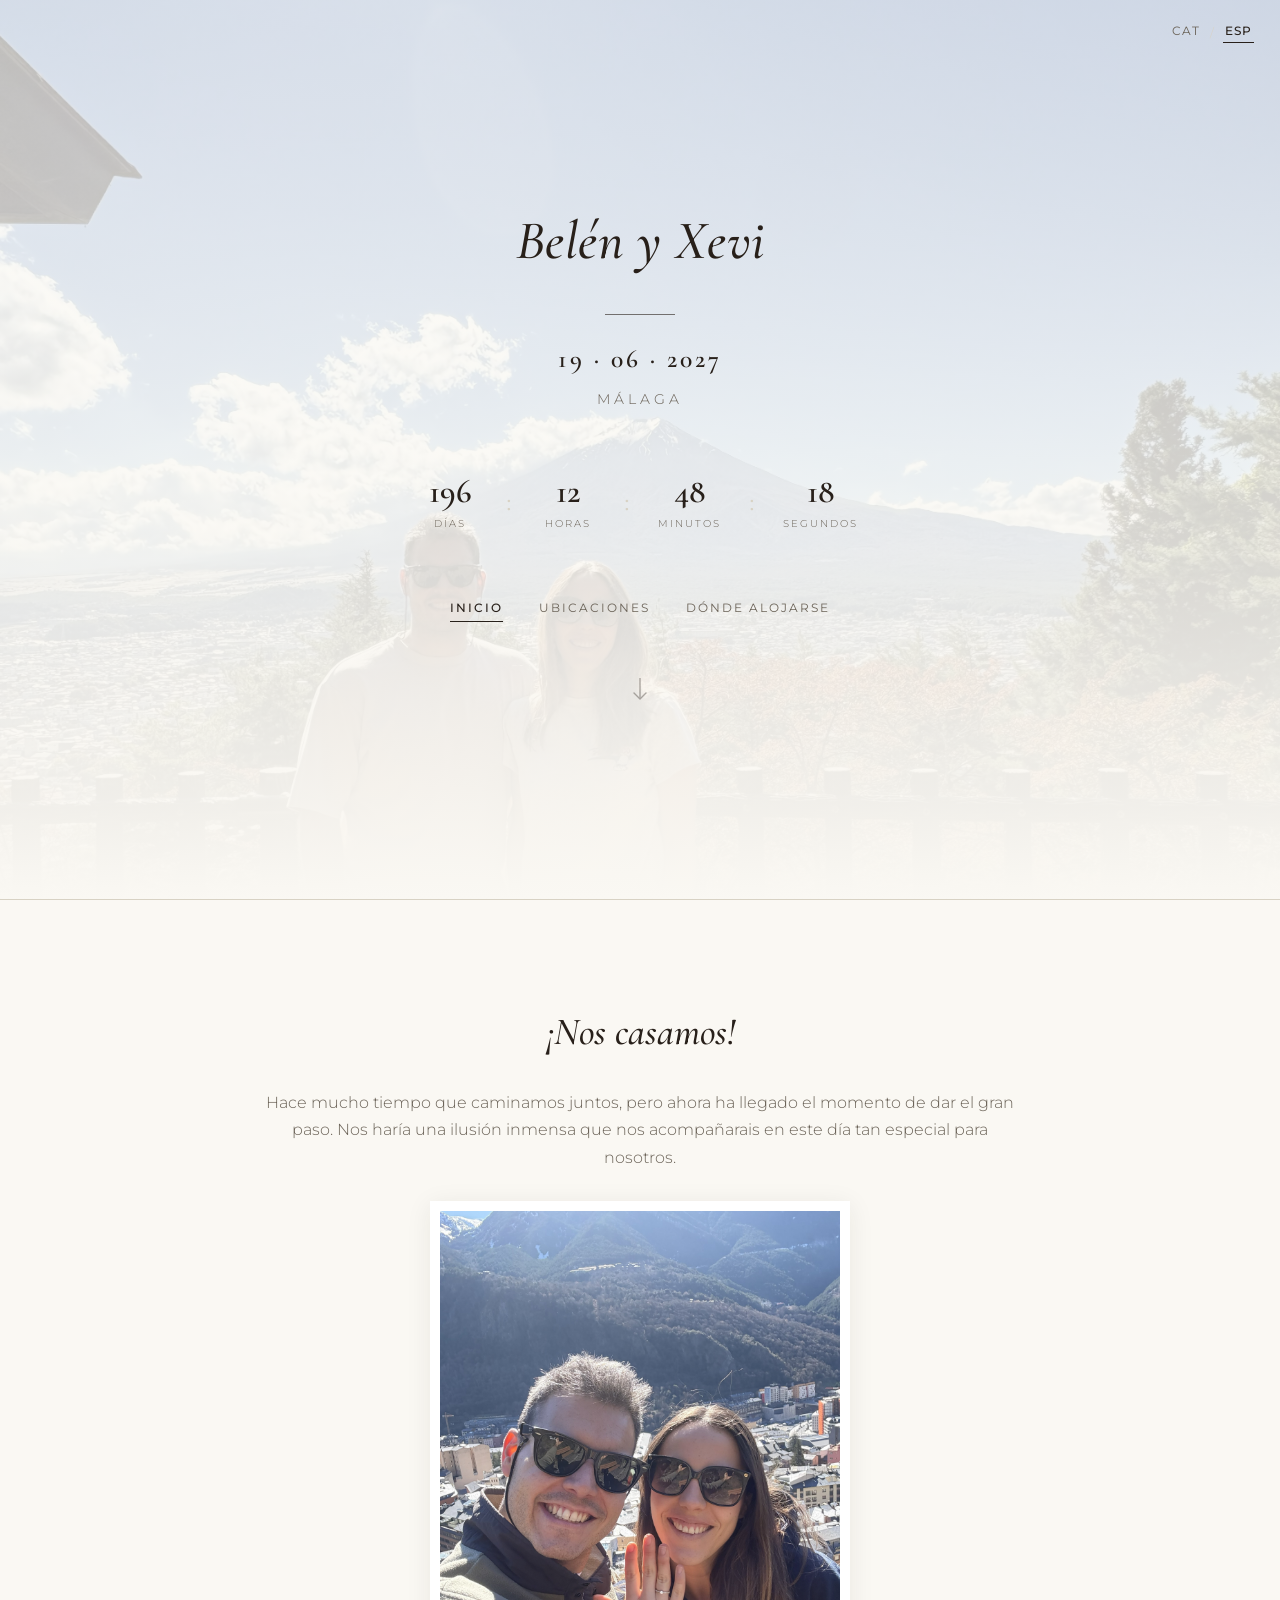
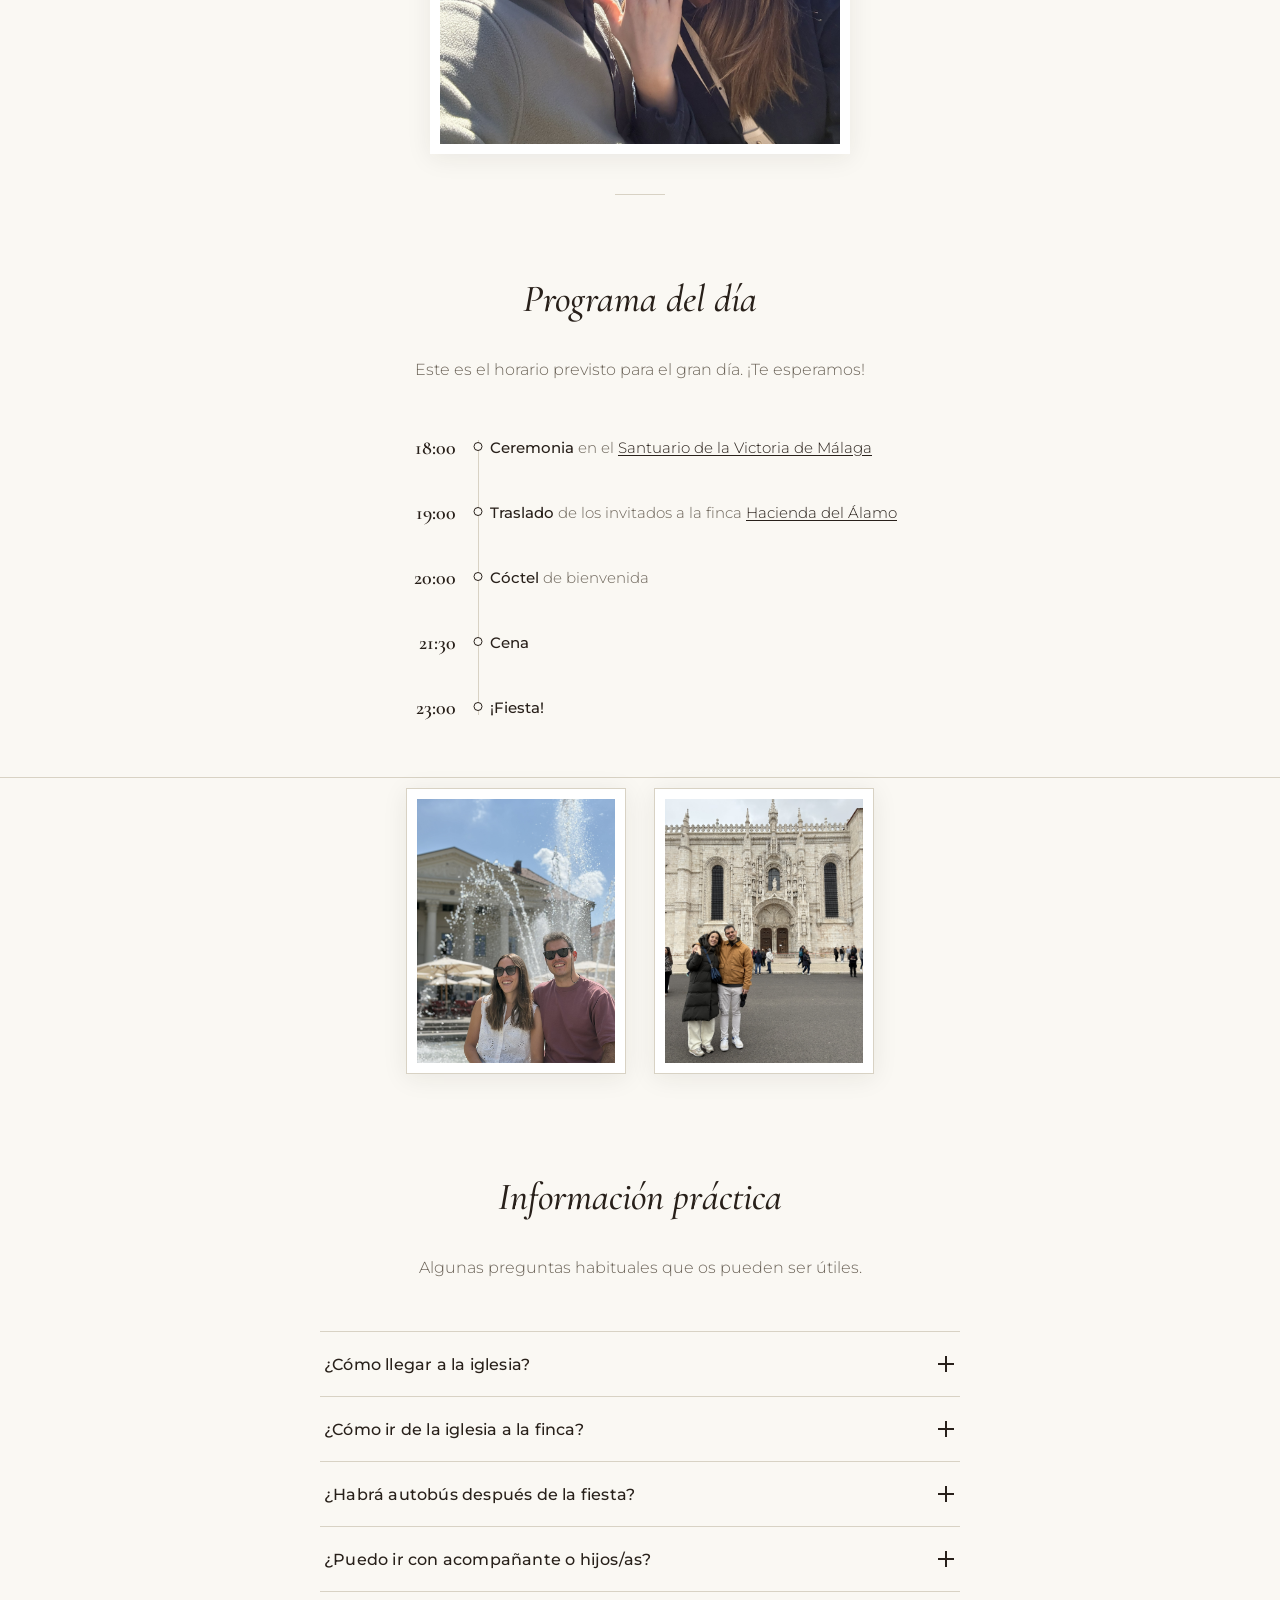
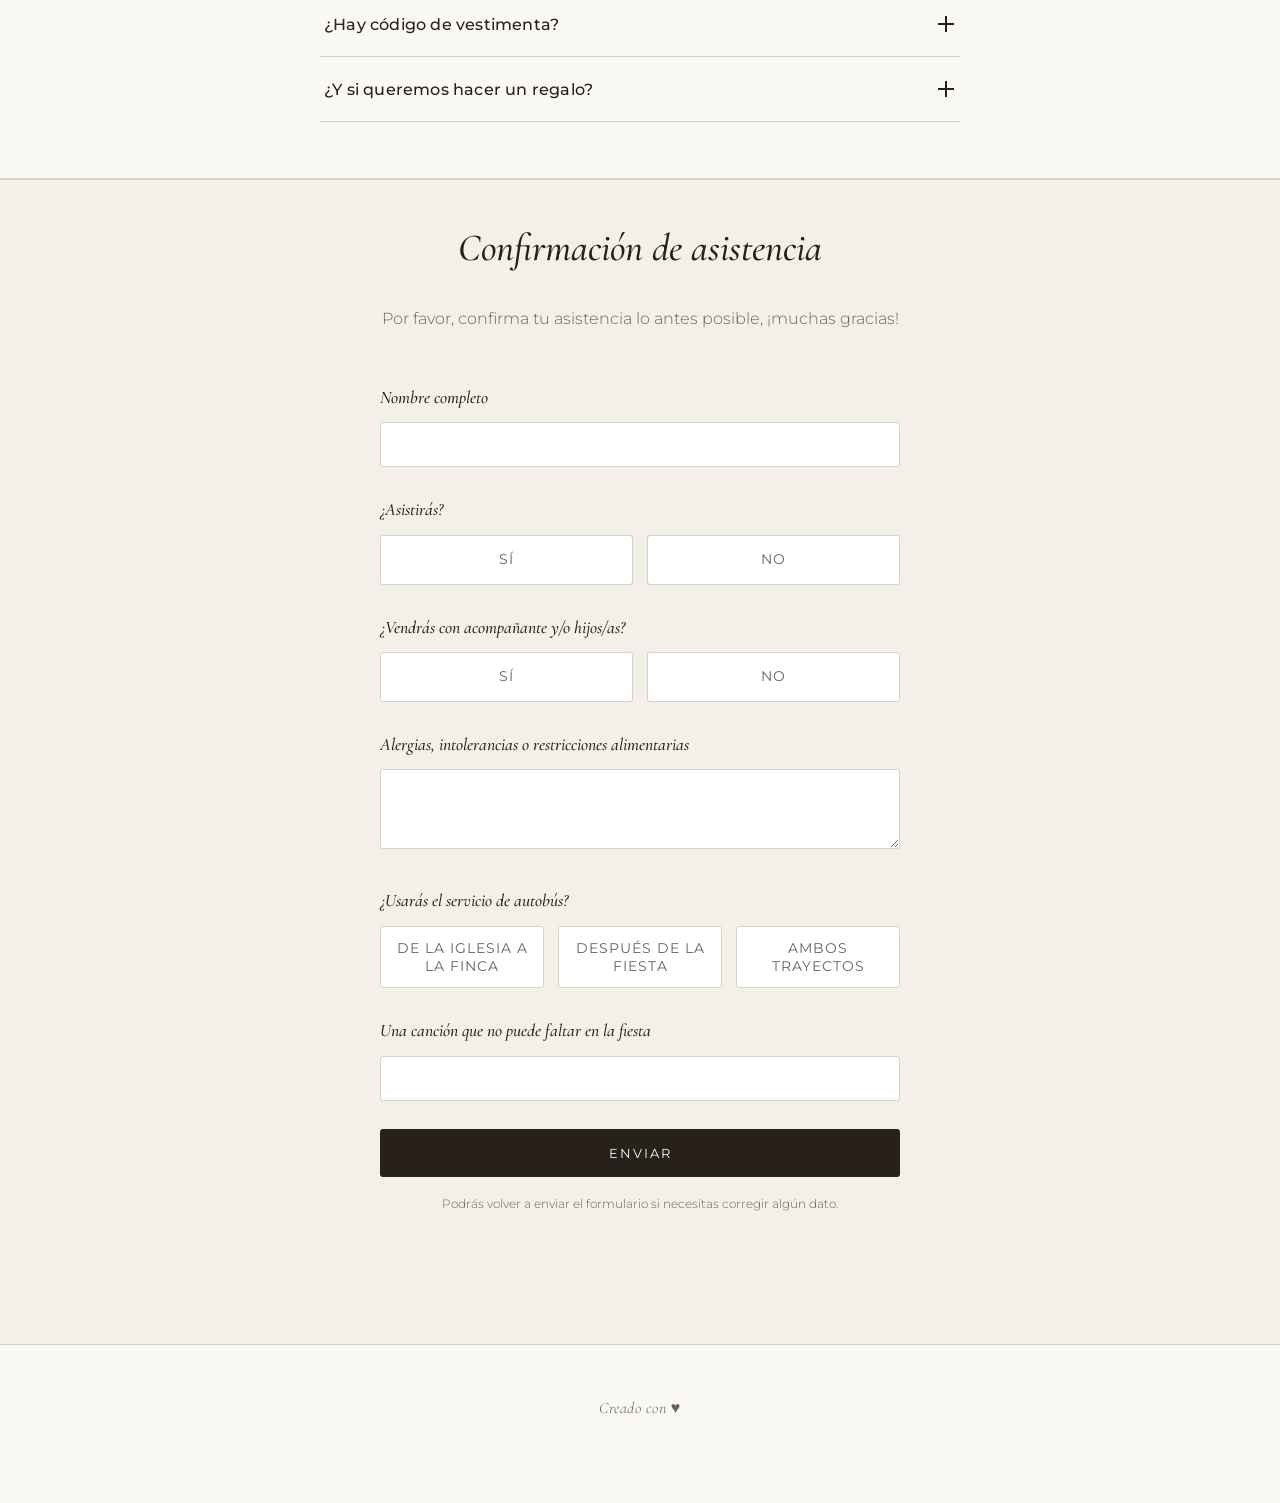
<file: index.html>
<!DOCTYPE html>

<html lang="es">
<head>
<meta charset="utf-8"/>
<meta content="width=device-width, initial-scale=1.0" name="viewport"/>
<title>Belén &amp; Xevi · El nostre casament</title>
<link href="https://fonts.googleapis.com" rel="preconnect"/>
<link crossorigin="" href="https://fonts.gstatic.com" rel="preconnect"/>
<link href="https://fonts.googleapis.com/css2?family=Cormorant+Garamond:ital,wght@0,400;0,500;0,600;1,400;1,500&amp;family=Montserrat:wght@300;400;500&amp;display=swap" rel="stylesheet"/>
<style>
        /* --- ESTILS GENERALS (RESET) --- */
        * {
            margin: 0;
            padding: 0;
            box-sizing: border-box;
        }

        :root {
            --cream: #faf8f3;       /* marc / fons, igual que la postal Save the Date */
            --cream-deep: #f3f0e9;  /* variant lleugerament més fosca per a seccions alternes */
            --ink: #28201a;         /* tinta càlida, gairebé negra */
            --ink-soft: #6b6358;    /* tinta atenuada per a text secundari */
            --line: #d8d2c4;        /* línies i separadors */
        }

        body {
            font-family: 'Montserrat', sans-serif;
            background-color: var(--cream);
            color: var(--ink-soft);
            line-height: 1.7;
            font-weight: 300;
        }

        /* --- SELECTOR D'IDIOMA --- */
        .lang-switch {
            position: fixed;
            top: 22px;
            right: 26px;
            z-index: 160;
            display: flex;
            align-items: center;
            gap: 8px;
            font-family: 'Montserrat', sans-serif;
            font-size: 0.78rem;
            letter-spacing: 1px;
            transform: translateX(0);
            /* Només "right" i "transform" entren en transició: com que "top" mai canvia
               de valor, el moviment resultant és estrictament horitzontal (sense
               desplaçament vertical ni diagonal). */
            transition: right 0.35s ease, transform 0.35s ease;
        }

        .lang-switch button {
            background: none;
            border: none;
            cursor: pointer;
            color: var(--ink-soft);
            font-family: inherit;
            font-size: inherit;
            letter-spacing: inherit;
            /* Sense padding superior, igual que .tabs button, perquè el text quedi
               exactament a la mateixa alçada que els títols de les pestanyes. */
            padding: 0 2px 4px;
            transition: color 0.25s ease;
        }

        .lang-switch button.active {
            color: var(--ink);
            font-weight: 500;
            border-bottom: 1px solid var(--ink);
        }

        .lang-switch button:hover {
            color: var(--ink);
        }

        .lang-switch .sep {
            color: var(--line);
        }

        /* --- HEADER FIX --- */
        /* Ara és només una barra de fons (color + línia inferior) que apareix quan les
           pestanyes originals (.tabs) i el selector d'idioma (.lang-switch) es "fixen"
           (classe .pinned). Ja no conté botons propis: són els mateixos .tabs/.lang-switch
           originals els que es fixen en aquest punt, evitant duplicats i qualsevol salt. */
        .fixed-header {
            position: fixed;
            top: 0;
            left: 0;
            right: 0;
            z-index: 150;
            background: var(--cream);
            border-bottom: 1px solid var(--line);
            height: 52px;
            opacity: 0;
            pointer-events: none;
        }

        .fixed-header.visible {
            opacity: 1;
        }

        /* --- PESTANYES DE NAVEGACIÓ --- */
        .tabs {
            display: flex;
            justify-content: center;
            gap: 36px;
            margin-top: 68px;
            flex-wrap: wrap;
        }

        /* Quan .tabs es "fixa" (JS afegeix aquesta classe en l'instant exacte en què,
           per scroll normal, arribaria a aquesta posició), es queda ancorada aquí per
           sempre — mai desapareix, ni fa cap salt, perquè el punt de fixació coincideix
           exactament amb la seva posició natural en aquell moment del scroll. */
        .tabs.pinned {
            position: fixed;
            top: 22px;
            left: 0;
            right: 0;
            margin-top: 0;
            z-index: 160;
            /* El contenidor s'estén per tot l'ample de pantalla (left:0;right:0) per poder
               centrar els botons, però com que no té fons, no ha de "capturar" clics a les
               zones laterals buides: si no, bloqueja el selector CAT/ESP que hi ha sota,
               encara que visualment no s'hi solapin. Els botons recuperen els clics amb
               pointer-events:auto. */
            pointer-events: none;
        }

        .tabs.pinned button {
            pointer-events: auto;
        }

        .tabs button {
            background: none;
            border: none;
            cursor: pointer;
            font-family: 'Montserrat', sans-serif;
            font-size: 0.78rem;
            text-transform: uppercase;
            letter-spacing: 2px;
            color: var(--ink-soft);
            padding: 0 0 6px;
            border-bottom: 1px solid transparent;
            transition: color 0.25s ease, border-color 0.25s ease;
        }

        .tabs button.active {
            color: var(--ink);
            font-weight: 500;
            border-bottom: 1px solid var(--ink);
        }

        .tabs button:hover {
            color: var(--ink);
        }

        /* --- FLETXA DE SCROLL --- */
        .scroll-hint {
            display: flex;
            justify-content: center;
            margin-top: 56px;
        }

        .scroll-hint svg {
            width: 16px;
            height: 26px;
            opacity: 0.35;
            animation: scroll-bounce 2.2s ease-in-out infinite;
        }

        @keyframes scroll-bounce {
            0%, 100% { transform: translateY(0); opacity: 0.35; }
            50% { transform: translateY(8px); opacity: 0.7; }
        }

        @media (prefers-reduced-motion: reduce) {
            .scroll-hint svg { animation: none; }
        }

        /* --- PORTADA (HERO SECTION) --- */
        .hero {
            min-height: 100vh;
            display: flex;
            flex-direction: column;
            justify-content: center;
            align-items: center;
            text-align: center;
            padding: 40px 20px;
            border-bottom: 1px solid var(--line);
            position: relative;
            background-image:
                linear-gradient(rgba(250, 248, 243, 0.72), rgba(250, 248, 243, 0.86) 60%, var(--cream) 100%),
                url('fotos/hero.jpg');
            background-size: cover;
            background-position: center 30%;
        }

        .hero .names {
            font-family: 'Cormorant Garamond', serif;
            font-style: italic;
            font-weight: 500;
            font-size: 3.4rem;
            letter-spacing: 0.5px;
            color: var(--ink);
            margin-bottom: 26px;
        }

        .hero .divider {
            width: 70px;
            height: 1px;
            background: var(--ink);
            opacity: 0.6;
            margin-bottom: 22px;
        }

        .hero .data {
            font-family: 'Cormorant Garamond', serif;
            font-weight: 600;
            font-size: 1.6rem;
            letter-spacing: 3px;
            color: var(--ink);
            margin-bottom: 8px;
        }

        .hero .lloc {
            font-family: 'Montserrat', sans-serif;
            font-size: 0.85rem;
            text-transform: uppercase;
            letter-spacing: 4px;
            color: var(--ink-soft);
        }

        /* --- COMPTE ENRERE --- */
        .countdown {
            display: flex;
            justify-content: center;
            gap: 28px;
            margin-top: 34px;
        }

        .countdown .unit {
            display: flex;
            flex-direction: column;
            align-items: center;
            min-width: 56px;
        }

        .countdown .num {
            font-family: 'Cormorant Garamond', serif;
            font-weight: 600;
            font-size: 2.1rem;
            color: var(--ink);
            line-height: 1;
        }

        .countdown .label {
            font-family: 'Montserrat', sans-serif;
            font-size: 0.62rem;
            text-transform: uppercase;
            letter-spacing: 2px;
            color: var(--ink-soft);
            margin-top: 6px;
        }

        .countdown .colon {
            font-family: 'Cormorant Garamond', serif;
            font-weight: 400;
            font-size: 1.8rem;
            color: var(--line);
            align-self: flex-start;
            margin-top: 2px;
        }

        .btn-scroll {
            margin-top: 48px;
            text-decoration: none;
            color: var(--ink);
            font-size: 0.78rem;
            text-transform: uppercase;
            letter-spacing: 3px;
            border-bottom: 1px solid var(--ink);
            padding-bottom: 6px;
            transition: all 0.3s ease;
        }

        .btn-scroll:hover {
            color: var(--ink-soft);
            border-color: var(--ink-soft);
        }

        /* --- SECCIÓ CONTINGUT --- */
        .container {
            max-width: 800px;
            margin: 0 auto;
            padding: 100px 20px 36px;
            text-align: center;
        }

        h2 {
            font-family: 'Cormorant Garamond', serif;
            font-style: italic;
            font-size: 2.4rem;
            font-weight: 500;
            color: var(--ink);
            margin-bottom: 24px;
        }

        p {
            font-size: 1rem;
            color: var(--ink-soft);
            margin-bottom: 30px;
        }

        .container hr {
            width: 50px;
            margin: 0 auto;
            border: 0;
            border-top: 1px solid var(--line);
        }

        .detalls-foto {
            max-width: 420px;
            margin: 8px auto 40px;
            padding: 10px;
            background: #ffffff;
            box-shadow: 0 4px 24px rgba(40,32,26,0.08);
        }

        .detalls-foto img {
            display: block;
            width: 100%;
            height: auto;
        }

        /* --- FOTOS DECORATIVAS ENMARCADAS --- */
        .fotos-separadores {
            display: flex;
            justify-content: center;
            align-items: flex-start;
            gap: 28px;
            padding: 10px 20px 55px;
            background-color: var(--cream);
        }

        .foto-separador {
            width: min(30vw, 220px);
            padding: 10px;
            background: #ffffff;
            border: 1px solid var(--line);
            box-shadow: 0 4px 24px rgba(40,32,26,0.08);
        }

        .foto-separador img {
            display: block;
            width: 100%;
            height: auto;
        }

        .detall-titol {
            font-family: 'Cormorant Garamond', serif;
            font-weight: 600;
            font-size: 1.15rem;
            letter-spacing: 1px;
            color: var(--ink);
            display: block;
            margin-bottom: 6px;
        }

        /* --- SECCIÓ PROGRAMA DEL DIA --- */
        .programa-section {
            background-color: var(--cream);
            padding: 36px 20px 56px;
            text-align: center;
            border-bottom: 1px solid var(--line);
        }

        .timeline {
            max-width: 480px;
            margin: 50px auto 0;
            text-align: left;
            position: relative;
        }

        .timeline::before {
            content: '';
            position: absolute;
            left: 78px;
            top: 6px;
            bottom: 6px;
            width: 1px;
            background: var(--line);
        }

        .timeline-item {
            display: flex;
            align-items: flex-start;
            position: relative;
            padding-bottom: 38px;
        }

        .timeline-item:last-child {
            padding-bottom: 0;
        }

        .timeline-item .hora {
            font-family: 'Cormorant Garamond', serif;
            font-weight: 600;
            font-size: 1.25rem;
            color: var(--ink);
            width: 56px;
            flex-shrink: 0;
            text-align: right;
            line-height: 1.3;
            padding-top: 1px;
        }

        .timeline-item .punt {
            width: 9px;
            height: 9px;
            border-radius: 50%;
            background: var(--cream);
            border: 1.5px solid var(--ink);
            flex-shrink: 0;
            position: absolute;
            left: 78px;
            top: 8px;
            transform: translateX(-50%);
            z-index: 1;
        }

        .timeline-item .text {
            font-size: 0.95rem;
            color: var(--ink-soft);
            padding-top: 1px;
            padding-left: 34px;
        }

        .timeline-item .text strong {
            color: var(--ink);
            font-weight: 500;
        }

        .timeline-item .text .loc-link {
            color: var(--ink);
            text-decoration: underline;
            text-underline-offset: 2px;
            cursor: pointer;
            transition: color 0.2s ease;
        }

        .timeline-item .text .loc-link:hover {
            color: var(--ink-soft);
        }

        .timeline-item .text.nowrap-line {
            white-space: nowrap;
        }

        /* --- RESALTAT TEMPORAL DE LA TARGETA D'UBICACIÓ EN FER-HI SALT --- */
        .location-card.highlight {
            animation: locHighlight 1.6s ease-out;
            border-radius: 6px;
        }
        @keyframes locHighlight {
            0%   { background-color: rgba(40, 32, 26, 0.09); box-shadow: 0 0 0 1px rgba(40,32,26,0.12); }
            100% { background-color: rgba(40, 32, 26, 0); box-shadow: 0 0 0 1px rgba(40,32,26,0); }
        }

        /* --- SECCIÓ INFORMACIÓ PRÀCTICA (FAQ) --- */
        .faq-section {
            background-color: var(--cream);
            padding: 36px 20px 56px;
            text-align: center;
            border-bottom: 1px solid var(--line);
        }

        .faq-list {
            max-width: 640px;
            margin: 50px auto 0;
            text-align: left;
        }

        .faq-item {
            border-bottom: 1px solid var(--line);
        }

        .faq-item:first-child {
            border-top: 1px solid var(--line);
        }

        .faq-question {
            width: 100%;
            display: flex;
            justify-content: space-between;
            align-items: center;
            gap: 16px;
            background: none;
            border: none;
            cursor: pointer;
            padding: 22px 4px;
            text-align: left;
            font-family: 'Montserrat', sans-serif;
            font-style: normal;
            font-weight: 500;
            font-size: 1.02rem;
            letter-spacing: 0.2px;
            color: var(--ink);
        }

        .faq-question .faq-icon {
            flex-shrink: 0;
            width: 20px;
            height: 20px;
            position: relative;
        }

        .faq-question .faq-icon::before,
        .faq-question .faq-icon::after {
            content: '';
            position: absolute;
            background: var(--ink);
            transition: transform 0.3s ease;
        }

        .faq-question .faq-icon::before {
            top: 9px;
            left: 2px;
            width: 16px;
            height: 1.5px;
        }

        .faq-question .faq-icon::after {
            top: 2px;
            left: 9px;
            width: 1.5px;
            height: 16px;
        }

        .faq-item.open .faq-icon::after {
            transform: rotate(90deg);
        }

        .faq-answer {
            max-height: 0;
            overflow: hidden;
            transition: max-height 0.35s ease;
        }

        .faq-answer p {
            font-size: 0.95rem;
            padding: 0 4px;
            margin-bottom: 14px;
        }

        .faq-answer > div > p:last-child {
            margin-bottom: 0;
            padding-bottom: 22px;
        }

        /* --- SECCIÓ RSVP (FORMULARI) --- */
        .rsvp-section {
            background-color: var(--cream-deep);
            padding: 36px 20px 100px;
            text-align: center;
            border-top: 1px solid var(--line);
            border-bottom: 1px solid var(--line);
        }

        /* --- FORMULARI RSVP --- */
        .rsvp-form {
            max-width: 520px;
            margin: 50px auto 0;
            text-align: left;
        }

        .rsvp-form .field {
            margin-bottom: 28px;
        }

        .rsvp-form label {
            display: block;
            font-family: 'Cormorant Garamond', serif;
            font-style: italic;
            font-weight: 500;
            font-size: 1.1rem;
            color: var(--ink);
            margin-bottom: 10px;
        }

        .rsvp-form .hint {
            display: block;
            font-family: 'Montserrat', sans-serif;
            font-style: normal;
            font-size: 0.78rem;
            color: var(--ink-soft);
            margin-top: 4px;
            font-weight: 300;
        }

        .rsvp-form input[type="text"],
        .rsvp-form textarea {
            width: 100%;
            font-family: 'Montserrat', sans-serif;
            font-size: 0.95rem;
            color: var(--ink);
            background: #ffffff;
            border: 1px solid var(--line);
            border-radius: 3px;
            padding: 12px 14px;
            outline: none;
            transition: border-color 0.25s ease;
        }

        .rsvp-form textarea {
            resize: vertical;
            min-height: 80px;
            font-family: 'Montserrat', sans-serif;
            line-height: 1.5;
        }

        .rsvp-form input[type="text"]:focus,
        .rsvp-form textarea:focus {
            border-color: var(--ink);
        }

        .rsvp-form .radio-group {
            display: flex;
            gap: 14px;
        }

        .rsvp-form .radio-option {
            flex: 1;
        }

        .rsvp-form .radio-option input[type="radio"] {
            position: absolute;
            opacity: 0;
            pointer-events: none;
        }

        .rsvp-form .radio-option label {
            display: block;
            font-family: 'Montserrat', sans-serif;
            font-style: normal;
            font-weight: 400;
            font-size: 0.85rem;
            text-align: center;
            text-transform: uppercase;
            letter-spacing: 1px;
            color: var(--ink-soft);
            background: #ffffff;
            border: 1px solid var(--line);
            border-radius: 3px;
            padding: 12px 10px;
            margin: 0;
            cursor: pointer;
            transition: all 0.2s ease;
        }

        .rsvp-form .radio-option input[type="radio"]:checked + label {
            background: var(--ink);
            border-color: var(--ink);
            color: var(--cream);
        }

        .rsvp-form .radio-option label:hover {
            border-color: var(--ink);
        }


        .rsvp-form .bus-options {
            display: grid;
            grid-template-columns: repeat(3, 1fr);
        }
        .rsvp-form .bus-options .radio-option label {
            height: 100%;
            display: flex;
            align-items: center;
            justify-content: center;
            line-height: 1.35;
        }
        .rsvp-form .conditional {
            max-height: 0;
            overflow: hidden;
            transition: max-height 0.35s ease;
        }

        .rsvp-form .conditional.open {
            max-height: 260px;
        }

        .rsvp-form .conditional .field {
            padding-top: 4px;
        }

        .rsvp-form button[type="submit"] {
            display: block;
            width: 100%;
            background: var(--ink);
            color: var(--cream);
            border: none;
            border-radius: 3px;
            font-family: 'Montserrat', sans-serif;
            font-size: 0.82rem;
            text-transform: uppercase;
            letter-spacing: 2px;
            padding: 16px;
            cursor: pointer;
            transition: opacity 0.2s ease;
            margin-top: 8px;
        }

        .rsvp-form button[type="submit"]:hover {
            opacity: 0.85;
        }

        .rsvp-form .form-note {
            font-size: 0.78rem;
            color: var(--ink-soft);
            text-align: center;
            margin-top: 16px;
        }

        .rsvp-success {
            max-width: 520px;
            margin: 50px auto 0;
            text-align: center;
            display: none;
        }

        .rsvp-success.visible {
            display: block;
        }

        .rsvp-success .check {
            font-family: 'Cormorant Garamond', serif;
            font-style: italic;
            font-size: 1.8rem;
            color: var(--ink);
            margin-bottom: 10px;
        }

        .rsvp-success p {
            margin-bottom: 0;
        }

        /* --- PEU DE PÀGINA --- */
        footer {
            padding: 50px 20px;
            text-align: center;
            font-family: 'Cormorant Garamond', serif;
            font-style: italic;
            font-size: 1rem;
            color: var(--ink-soft);
            letter-spacing: 0.5px;
        }

        /* --- PÀGINES: UBICACIONS / ALLOTJAMENT --- */
        .page-section {
            max-width: 800px;
            margin: 0 auto;
            padding: 120px 20px 100px;
            text-align: center;
        }

        .page-section .page-intro {
            margin-bottom: 50px;
        }

        .location-card {
            margin-bottom: 60px;
            text-align: left;
        }

        .location-card:last-child {
            margin-bottom: 0;
        }

        .location-card .loc-titol {
            font-family: 'Cormorant Garamond', serif;
            font-style: italic;
            font-weight: 500;
            font-size: 1.7rem;
            color: var(--ink);
            margin-bottom: 4px;
            text-align: center;
        }

        .location-card .loc-adreca {
            font-size: 0.85rem;
            color: var(--ink-soft);
            text-align: center;
            margin-bottom: 18px;
            letter-spacing: 0.3px;
        }

        .location-card .map-frame {
            width: 100%;
            aspect-ratio: 16 / 10;
            border: 1px solid var(--line);
            border-radius: 4px;
            overflow: hidden;
        }

        .location-card .map-frame iframe {
            width: 100%;
            height: 100%;
            border: none;
            display: block;
        }

        .location-card .map-link {
            display: block;
            text-align: center;
            margin-top: 14px;
            font-size: 0.78rem;
            text-transform: uppercase;
            letter-spacing: 2px;
            color: var(--ink);
            text-decoration: none;
            border-bottom: 1px solid var(--ink);
            padding-bottom: 4px;
        }

        .location-card .map-link {
            display: inline-block;
        }

        .location-card .map-link-wrap {
            text-align: center;
        }

        .zone-grid {
            display: grid;
            grid-template-columns: repeat(3, 1fr);
            gap: 28px;
            margin-top: 40px;
            margin-bottom: 70px;
            text-align: left;
        }

        .zone-card .zone-titol {
            font-family: 'Cormorant Garamond', serif;
            font-weight: 600;
            font-size: 1.2rem;
            color: var(--ink);
            margin-bottom: 8px;
        }

        .zone-card p {
            font-size: 0.88rem;
            margin-bottom: 0;
        }

        /* --- DESPLEGABLES D'HOTELS A ALLOTJAMENT --- */
        .hotel-accordion {
            margin: 0 0 28px;
            text-align: left;
            border-top: 1px solid var(--line);
            border-bottom: 1px solid var(--line);
        }
        .hotel-accordion + .hotel-accordion {
            margin-top: 0;
        }
        .hotel-accordion .faq-question {
            padding-left: 4px;
            padding-right: 4px;
        }
        .hotel-accordion .faq-answer > div {
            padding: 0 4px 18px;
        }
        .hotel-offer-item {
            padding: 16px 0;
            border-bottom: 1px solid var(--line);
        }
        .hotel-offer-item:last-child {
            border-bottom: none;
        }
        .hotel-offer-name,
        .hotel-offer-name a,
        .hotel-offer-hotels a {
            font-family: 'Cormorant Garamond', serif;
            font-weight: 600;
            font-size: 1.05rem;
            color: var(--ink);
            text-decoration: underline;
            text-underline-offset: 2px;
        }
        .hotel-offer-name a:hover,
        .hotel-offer-hotels a:hover {
            color: var(--ink-soft);
        }
        .hotel-offer-text {
            margin-top: 4px;
            font-size: 0.82rem;
            color: var(--ink-soft);
        }
        .hotel-offer-hotels {
            display: flex;
            flex-direction: column;
            align-items: flex-start;
            gap: 3px;
            margin-top: 10px;
        }
        .hotel-offer-hotels a {
            font-size: 1rem;
        }

        .hotel-offer-text a {
            color: var(--ink);
            text-decoration: underline;
            text-underline-offset: 2px;
        }
        .hotel-offer-text a:hover {
            color: var(--ink-soft);
        }
        .hotel-offer-text code {
            font-family: monospace;
            font-size: 0.9em;
            color: var(--ink);
            background: rgba(40,32,26,0.06);
            border-radius: 3px;
            padding: 2px 5px;
            overflow-wrap: anywhere;
        }
        .hotel-recommendations-content {
            padding-bottom: 4px;
        }



        .hotel-list {
            text-align: left;
            border-top: 1px solid var(--line);
            padding-top: 40px;
        }

        .hotel-list h3 {
            font-family: 'Cormorant Garamond', serif;
            font-style: italic;
            font-size: 1.5rem;
            font-weight: 500;
            color: var(--ink);
            margin-bottom: 22px;
            text-align: center;
        }

        .hotel-item {
            display: flex;
            justify-content: space-between;
            align-items: baseline;
            gap: 16px;
            padding: 14px 0;
            border-bottom: 1px solid var(--line);
        }

        .hotel-item:last-child {
            border-bottom: none;
        }

        .hotel-item .hotel-nom {
            font-family: 'Cormorant Garamond', serif;
            font-weight: 600;
            font-size: 1.05rem;
        }

        .hotel-item .hotel-estrelles {
            font-size: 0.72rem;
            letter-spacing: 1px;
            color: var(--ink-soft);
            margin-left: 6px;
            white-space: nowrap;
        }

        .hotel-item .hotel-nom a {
            color: var(--ink);
            text-decoration: underline;
        }

        .hotel-item .hotel-nom a:hover {
            color: var(--ink-soft);
        }

        .hotel-item .hotel-zona {
            font-size: 0.82rem;
            color: var(--ink-soft);
        }

        .hotel-item .hotel-preu {
            font-family: 'Cormorant Garamond', serif;
            font-weight: 600;
            font-size: 0.95rem;
            color: var(--ink-soft);
            flex-shrink: 0;
        }

        /* --- ADAPTACIÓ MÒBIL --- */
        @media (max-width: 600px) {
            .hero .names { font-size: 2.5rem; }
            .hero .data { font-size: 1.3rem; letter-spacing: 2px; }
            h2 { font-size: 2rem; }
            .container, .rsvp-section { padding: 70px 20px; }
            .fotos-separadores {
                gap: 12px;
                padding: 5px 18px 45px;
            }
            .foto-separador {
                width: calc(50vw - 30px);
                max-width: 190px;
                padding: 7px;
            }
            /* "top" es manté igual en tots dos estats (pinned i no pinned) perquè el
               desplaçament en fixar-se sigui estrictament horitzontal. El "font-size"
               tampoc canvia, per mantenir la mateixa mida de lletra abans i després. */
            .lang-switch { top: 14px; right: 18px; font-size: 0.72rem; }
            /* Barra de fons més alta perquè hi càpiguen les dues files (idioma + pestanyes)
               un cop es fixen, sempre centrades i sense solapar-se. */
            .fixed-header {
                height: auto;
                min-height: 70px;
            }
            /* En fixar-se, el selector d'idioma "arrossega" des de la cantonada dreta
               (posició normal en mòbil) fins al centre de la primera fila del header fix.
               Utilitzem "right: 50%" + "translateX(50%)" (en lloc de "left") perquè
               "right" es pugui interpolar de manera contínua durant la transició,
               generant un moviment purament horitzontal (sense "top" ni "left" de per mig). */
            .lang-switch.pinned {
                right: 50%;
                transform: translateX(50%);
            }
            /* Les pestanyes pugen des de la seva posició original fins a la segona fila
               del header fix; el punt de fixació (top) coincideix amb on haurien arribat
               per scroll normal, així que no hi ha cap salt en fixar-se. */
            /* Ni el "gap" ni la mida de lletra dels botons canvien respecte a l'estat
               original (definits més avall a ".tabs" i ".tabs button"): només es
               desplaça la posició vertical, perquè en fixar-se no s'aprecïi cap canvi
               de mida ni de maquetació, únicament el "salt" a la nova posició.
               S'ha augmentat de 34px a 40px per deixar més aire respecte al selector
               d'idioma (que queda fixat a top:14px). */
            .tabs.pinned {
                top: 40px;
            }
            .countdown { gap: 16px; margin-top: 26px; }
            .countdown .unit { min-width: 42px; }
            .countdown .num { font-size: 1.6rem; }
            .countdown .label { font-size: 0.55rem; letter-spacing: 1.5px; }
            .countdown .colon { font-size: 1.4rem; }
            .tabs { gap: 22px; margin-top: 48px; }
            .tabs button { font-size: 0.68rem; letter-spacing: 1.5px; }

            .rsvp-form .bus-options { grid-template-columns: 1fr; }
            .timeline { margin-top: 38px; }
            .timeline::before { left: 58px; }
            .timeline-item { padding-bottom: 30px; }
            .timeline-item .hora { width: 42px; font-size: 1.05rem; }
            .timeline-item .punt { left: 58px; }
            .timeline-item .text { font-size: 0.88rem; padding-left: 28px; }
            .timeline-item .text.nowrap-line { white-space: normal; }
            .zone-grid { grid-template-columns: 1fr; gap: 22px; }
            .page-section { padding: 100px 20px 70px; }
            .hotel-item { flex-direction: column; align-items: flex-start; gap: 2px; }
            .faq-question { font-size: 1.05rem; }
            .faq-answer p { font-size: 0.88rem; }
        }
    </style>

</head>
<body>

<div id="site-content">
<header class="fixed-header" id="fixed-header"></header>
<div class="lang-switch">
<button id="btn-cat" onclick="setLang('ca')" type="button">CAT</button>
<span class="sep">/</span>
<button id="btn-esp" onclick="setLang('es')" type="button">ESP</button>
</div>
<section class="hero">
<h1 class="names" data-i18n="names_title">Belén i Xevi</h1>
<div class="divider"></div>
<p class="data">19 · 06 · 2027</p>
<p class="lloc">Málaga</p>
<div class="countdown" id="countdown">
<div class="unit">
<span class="num" id="cd-days">00</span>
<span class="label" data-i18n="cd_days">Dies</span>
</div>
<span class="colon">:</span>
<div class="unit">
<span class="num" id="cd-hours">00</span>
<span class="label" data-i18n="cd_hours">Hores</span>
</div>
<span class="colon">:</span>
<div class="unit">
<span class="num" id="cd-minutes">00</span>
<span class="label" data-i18n="cd_minutes">Minuts</span>
</div>
<span class="colon">:</span>
<div class="unit">
<span class="num" id="cd-seconds">00</span>
<span class="label" data-i18n="cd_seconds">Segons</span>
</div>
</div>
<div class="tabs">
<button data-i18n="menu_home" data-page="home" onclick="goToPage('home')" type="button">Inici</button>
<button data-i18n="menu_ubicaciones" data-page="ubicaciones" onclick="goToPage('ubicaciones')" type="button">Ubicacions</button>
<button data-i18n="menu_alojamiento" data-page="alojamiento" onclick="goToPage('alojamiento')" type="button">On allotjar-se</button>
</div>
<div aria-hidden="true" class="scroll-hint">
<svg viewbox="0 0 16 26" xmlns="http://www.w3.org/2000/svg">
<line stroke="currentColor" stroke-width="1.4" style="color: var(--ink);" x1="8" x2="8" y1="0" y2="20"></line>
<polyline fill="none" points="2,15 8,21 14,15" stroke="currentColor" stroke-linecap="round" stroke-linejoin="round" stroke-width="1.4" style="color: var(--ink);"></polyline>
</svg>
</div>
</section>
<div id="view-home">
<section class="container" id="detalls">
<h2 data-i18n="detalls_titol">Ens casem!</h2>
<p data-i18n="detalls_text">Fa molt de temps que caminem junts, pero ara ha arribat el moment de fer el gran pas. Ens faria una il·lusió immensa que ens acompanyéssiu en aquest dia tan especial per a nosaltres.</p>
<div class="detalls-foto">
<img alt="Belén i Xevi" loading="lazy" src="fotos/nosotros.jpg"/>
</div>
<hr/>
</section>
<section class="programa-section" id="programa">
<h2 data-i18n="programa_titol">Programa del dia</h2>
<p data-i18n="programa_text">Aquest és l'horari previst per al gran dia. T'hi esperem!</p>
<div class="timeline">
<div class="timeline-item">
<span class="hora">18:00</span>
<span class="punt"></span>
<span class="text" data-i18n="prog_1"><strong>Cerimònia</strong> al <span class="loc-link" onclick="goToLocation('loc-santuario')">Santuari de la Victòria de Màlaga</span></span>
</div>
<div class="timeline-item">
<span class="hora">19:00</span>
<span class="punt"></span>
<span class="text nowrap-line" data-i18n="prog_2"><strong>Trasllat</strong> dels convidats a la finca <span class="loc-link" onclick="goToLocation('loc-hacienda')">Hacienda del Álamo</span></span>
</div>
<div class="timeline-item">
<span class="hora">20:00</span>
<span class="punt"></span>
<span class="text" data-i18n="prog_3"><strong>Còctel</strong> de benvinguda</span>
</div>
<div class="timeline-item">
<span class="hora">21:30</span>
<span class="punt"></span>
<span class="text" data-i18n="prog_4"><strong>Sopar</strong></span>
</div>
<div class="timeline-item">
<span class="hora">23:00</span>
<span class="punt"></span>
<span class="text" data-i18n="prog_5"><strong>Festa!</strong></span>
</div>
</div>
</section>
<div aria-label="Fotografies de Belén i Xevi" class="fotos-separadores">
<div class="foto-separador">
<img alt="Belén i Xevi" loading="lazy" src="fotos/separador_1.jpg"/>
</div>
<div class="foto-separador">
<img alt="Belén i Xevi" loading="lazy" src="fotos/separador_2.jpg"/>
</div>
</div>
<section class="faq-section" id="faq">
<h2 data-i18n="faq_titol">Informació pràctica</h2>
<p data-i18n="faq_text">Algunes preguntes habituals que us poden ser útils.</p>
<div class="faq-list">
<div class="faq-item">
<button class="faq-question" onclick="toggleFaq(this)" type="button">
<span data-i18n="faq_q1">Com arribar a l'església?</span>
<span class="faq-icon"></span>
</button>
<div class="faq-answer">
<div data-i18n="faq_a1"><p>Si l'allotjament està a prop del santuari, recomanem anar-hi caminant. Si no, en transport públic, taxi o algun altre servei (Uber, Cabify, Bolt, etc).</p><p>El cotxe particular és una opció, però és difícil aparcar per la zona.</p></div>
</div>
</div>
<div class="faq-item">
<button class="faq-question" onclick="toggleFaq(this)" type="button">
<span data-i18n="faq_q2">Com anar de l'església a la finca?</span>
<span class="faq-icon"></span>
</button>
<div class="faq-answer">
<div data-i18n="faq_a2"><p>Hi haurà service d'autobús que sortirà un cop acabada la cerimònia.</p><p>També es pot anar amb cotxe particular i aparcar a la finca, on hi ha una zona de parking habilitada.</p></div>
</div>
</div>
<div class="faq-item">
<button class="faq-question" onclick="toggleFaq(this)" type="button">
<span data-i18n="faq_q_bus">Hi haurà autobús després de la festa?</span>
<span class="faq-icon"></span>
</button>
<div class="faq-answer">
<div data-i18n="faq_a_bus"><p>Sí! Habrá servicio de autobús una vez finalizada la fiesta, que irá de la finca al centro.</p><p>Si sois un grupo de gente que se aloja lejos del centro, hablad con los novios para ver si es posible añadir una parada extra del autobús en esa ubicación.</p></div>
</div>
</div>
<div class="faq-item">
<button class="faq-question" onclick="toggleFaq(this)" type="button">
<span data-i18n="faq_q3">Puc anar amb acompanyant o fills/es?</span>
<span class="faq-icon"></span>
</button>
<div class="faq-answer">
<div data-i18n="faq_a3"><p>Per descomptat! Tothom és benvingut al nostre casament.</p><p>Recordeu apuntar-los al formulari d'inscripció.</p></div>
</div>
</div>
<div class="faq-item">
<button class="faq-question" onclick="toggleFaq(this)" type="button">
<span data-i18n="faq_q4">Hi ha codi de vestimenta?</span>
<span class="faq-icon"></span>
</button>
<div class="faq-answer">
<div data-i18n="faq_a4"><p>Animem tots els convidats a anar elegants i còmodes alhora.</p><p>Per a la festa, recomanem portar un calçat de recanvi que sigui més còmode per aguantar el màxim de temps possible.</p></div>
</div>
</div>
<div class="faq-item">
<button class="faq-question" onclick="toggleFaq(this)" type="button">
<span data-i18n="faq_q5">I si volem fer un regal?</span>
<span class="faq-icon"></span>
</button>
<div class="faq-answer">
<div data-i18n="faq_a5"><p>El millor regal és compartir el dia amb vosaltres.</p><p>Si a més voleu fer una aportació, ens seria de gran ajuda per a la nostra lluna de mel:</p><p>IBAN: ES80 1583 0001 1791 4883 1300</p></div>
</div>
</div>
</div>
</section>
<section class="rsvp-section" id="rsvp">
<h2 data-i18n="rsvp_titol">Confirmació d'assistència</h2>
<p data-i18n="rsvp_text">Si us plau, confirma la teva assistència al més aviat possible, moltes gràcies!</p>
<form class="rsvp-form" data-netlify="true" id="rsvp-form" method="POST" name="rsvp" netlify-honeypot="bot-field">
<input name="form-name" type="hidden" value="rsvp"/>
<p style="display:none;">
<label>No omplir: <input name="bot-field"/></label>
</p>
<div class="field">
<label data-i18n="rsvp_f_nombre" for="f-nombre">Nom complet</label>
<input id="f-nombre" name="Nombre completo" required="" type="text"/>
</div>
<div class="field">
<label data-i18n="rsvp_f_asistencia">Hi assistiràs?</label>
<div class="radio-group">
<div class="radio-option">
<input id="f-asis-si" name="Asistencia" required="" type="radio" value="Sí"/>
<label data-i18n="rsvp_si" for="f-asis-si">Sí</label>
</div>
<div class="radio-option">
<input id="f-asis-no" name="Asistencia" type="radio" value="No"/>
<label data-i18n="rsvp_no" for="f-asis-no">No</label>
</div>
</div>
</div>
<div class="field">
<label data-i18n="rsvp_f_acomp">Vindràs amb acompanyant i/o fills/es?</label>
<div class="radio-group">
<div class="radio-option">
<input id="f-acomp-si" name="Acompañantes" onchange="toggleAcompanantes(true)" type="radio" value="Sí"/>
<label data-i18n="rsvp_si" for="f-acomp-si">Sí</label>
</div>
<div class="radio-option">
<input id="f-acomp-no" name="Acompañantes" onchange="toggleAcompanantes(false)" type="radio" value="No"/>
<label data-i18n="rsvp_no" for="f-acomp-no">No</label>
</div>
</div>
</div>
<div class="conditional" id="acomp-detail">
<div class="field">
<label data-i18n="rsvp_f_acomp_nombres" for="f-acomp-nombres">Noms dels acompanyants</label>
<span class="hint" data-i18n="rsvp_f_acomp_hint">Indica'ns també l'edat si són menors</span>
<textarea id="f-acomp-nombres" name="Nombres acompañantes y edades"></textarea>
</div>
</div>
<div class="field">
<label data-i18n="rsvp_f_alergias" for="f-alergias">Al·lèrgies, intoleràncies o restriccions alimentàries</label>
<textarea id="f-alergias" name="Alergias"></textarea>
</div>
<div class="field bus-field"><label data-i18n="rsvp_f_bus">Faràs servir el servei d'autobús?</label><div class="radio-group bus-options"><div class="radio-option"><input id="f-bus-iglesia" name="Servicio de autobús" required="" type="radio" value="De la iglesia a la finca"/><label data-i18n="rsvp_bus_iglesia" for="f-bus-iglesia">De l'església a la finca</label></div><div class="radio-option"><input id="f-bus-fiesta" name="Servicio de autobús" type="radio" value="Después de la fiesta"/><label data-i18n="rsvp_bus_fiesta" for="f-bus-fiesta">Després de la festa</label></div><div class="radio-option"><input id="f-bus-ambos" name="Servicio de autobús" type="radio" value="Ambos trayectos"/><label data-i18n="rsvp_bus_ambos" for="f-bus-ambos">Tots dos trajectes</label></div></div></div><div class="field">
<label data-i18n="rsvp_f_cancion" for="f-cancion">Una cançó que no pot faltar a la festa</label>
<input id="f-cancion" name="Canción" type="text"/>
</div>
<button data-i18n="rsvp_enviar" type="submit">Enviar</button>
<p class="form-note" data-i18n="rsvp_note">Podràs tornar a enviar el formulari si necessites corregir alguna dada.</p>
</form>
<div class="rsvp-success" id="rsvp-success">
<p class="check">✓</p>
<p data-i18n="rsvp_success">Gràcies! Hem rebut la teva confirmació.</p>
</div>
</section>
<footer>
<p data-i18n="footer_text">Creat amb ♥</p>
</footer>
</div>
<div id="view-ubicaciones" style="display:none;">
<section class="page-section">
<h2 data-i18n="ubic_titol">Ubicacions</h2>
<p class="page-intro" data-i18n="ubic_text">Aquí trobaràs les dues ubicacions del gran dia: la cerimònia i el banquet.</p>
<div class="location-card" id="loc-santuario">
<p class="loc-titol" data-i18n="ubic_santuario_titol">Cerimònia · Santuari de la Victòria</p>
<p class="loc-adreca">Plaza del Santuario, s/n, 29013 Málaga</p>
<div class="map-frame">
<iframe loading="lazy" src="https://www.google.com/maps?q=Santuario+de+la+Victoria,+Plaza+del+Santuario,+Málaga&amp;output=embed"></iframe>
</div>
<div class="map-link-wrap">
<a class="map-link" data-i18n="ubic_abrir_maps" href="https://maps.google.com/?q=Santuario+de+la+Victoria,+Plaza+del+Santuario,+s/n,+29013+Málaga" rel="noopener" target="_blank">Obrir a Google Maps</a>
</div>
</div>
<div class="location-card" id="loc-hacienda">
<p class="loc-titol" data-i18n="ubic_hacienda_titol">Celebració · Hacienda del Álamo</p>
<p class="loc-adreca">Camino de Casabermeja, 130, 29014 Málaga</p>
<div class="map-frame">
<iframe loading="lazy" src="https://www.google.com/maps?q=Hacienda+del+Alamo,+Camino+de+Casabermeja+130,+Málaga&amp;output=embed"></iframe>
</div>
<div class="map-link-wrap">
<a class="map-link" data-i18n="ubic_abrir_maps" href="https://maps.google.com/?q=Hacienda+del+Álamo,+Camino+de+Casabermeja,+130,+29014+Málaga" rel="noopener" target="_blank">Obrir a Google Maps</a>
</div>
</div>
</section>
</div>
<div id="view-alojamiento" style="display:none;">
<section class="page-section">
<h2 data-i18n="aloj_titol">On allotjar-se</h2>
<p class="page-intro" data-i18n="aloj_text">Si véns de fora de Màlaga, aquí tens algunes recomanacions de zones i hotels per triar allotjament.</p>
<p class="page-intro" data-i18n="aloj_apartamentos">Per a grups i famílies, recomanem llogar apartaments turístics en aquestes zones recomanades.</p>
<div class="zone-grid">
<div class="zone-card">
<p class="zone-titol" data-i18n="zona_centro_titol">Centre · Carrer Larios</p>
<p data-i18n="zona_centro_text">La zona més cèntrica i amb encant, a prop de la Catedral i a deu minuts de la finca en cotxe.</p>
</div>
<div class="zone-card">
<p class="zone-titol" data-i18n="zona_soho_titol">El Soho</p>
<p data-i18n="zona_soho_text">Barri modern i artístic, tocant al centre històric i a la zona del port, amb ambient jove.</p>
</div>
<div class="zone-card">
<p class="zone-titol" data-i18n="zona_malagueta_titol">La Malagueta</p>
<p data-i18n="zona_malagueta_text">Vora la platja i a deu minuts a peu del centre històric, una opció més tranquil·la.</p>
</div>
<div class="zone-card">
<p class="zone-titol" data-i18n="zona_huelin_titol">Huelin</p>
<p data-i18n="zona_huelin_text">Allunyada del centre, però molt a prop de la platja. Sol sortir més econòmica.</p>
</div>
<div class="zone-card">
<p class="zone-titol" data-i18n="zona_pedregalejo_titol">Pedregalejo</p>
<p data-i18n="zona_pedregalejo_text">Allunyada del centre, però molt a prop de la platja i del restaurant de la pre-boda. Sol sortir més econòmica.</p>
</div>
</div>
<div class="hotel-accordion apartment-offers faq-item">
<button aria-expanded="false" class="faq-question" onclick="toggleFaq(this)" type="button">
<span data-i18n="apartment_offers_titol">Ofertes d'apartaments</span>
<span aria-hidden="true" class="faq-icon"></span>
</button>
<div class="faq-answer"><div data-i18n="apartment_offers_content"><div class="hotel-offer-item"><div class="hotel-offer-name"><a href="https://living4malaga.com/" rel="noopener noreferrer" target="_blank">Apartaments Living4Malaga</a></div><div class="hotel-offer-text">XX % de descompte amb el codi <code>BODABELENXEVI</code>. Per a reserves de grups, contacteu amb en Xevi al <a href="tel:+34608678042">+34 608 678 042</a>.</div></div><div class="hotel-offer-item"><div class="hotel-offer-name"><a href="https://www.booking.com/hotel/es/apartamentos-romero-luna.es.html?chal_t=1790593837016&amp;force_referer=" rel="noopener noreferrer" target="_blank">Apartaments Romero Luna</a></div><div class="hotel-offer-text">10 % de descompte reservant via WhatsApp al <a href="https://wa.me/34610543850" rel="noopener noreferrer" target="_blank">+34 610 543 850</a>, de part d'en Xevi. Disponibilitat a Booking.com.</div></div></div></div>
</div><div class="hotel-accordion hotel-offers faq-item">
<button aria-expanded="false" class="faq-question" onclick="toggleFaq(this)" type="button">
<span data-i18n="hotel_offers_titol">Ofertes d'hotels</span>
<span aria-hidden="true" class="faq-icon"></span>
</button>
<div class="faq-answer"><div data-i18n="hotel_offers_content"><div class="hotel-offer-item"><div class="hotel-offer-name">Soho Boutique Hotels</div><div class="hotel-offer-text">20 % de descompte sobre la tarifa flexible vigent, no acumulable amb altres descomptes. La reserva s'ha de sol·licitar escrivint a <code>info@sohohoteles.com</code>, indicant «A l'atenció de Verónica», la referència del casament, l'hotel, els hostes, l'habitació, les dates i el règim. S'exigeix prepagament, amb cancel·lació gratuïta fins a cinc dies abans de l'arribada. Les habitacions estan subjectes a disponibilitat. L'oferta cobreix els hotels:</div><div class="hotel-offer-hotels"><a href="https://maps.google.com/?q=Soho+Bah%C3%ADa+M%C3%A1laga" rel="noopener" target="_blank">Soho Bahía Málaga</a><a href="https://maps.google.com/?q=Soho+Malaga" rel="noopener" target="_blank">Soho Malaga</a><a href="https://maps.google.com/?q=Soho+Urban" rel="noopener" target="_blank">Soho Urban</a><a href="https://maps.google.com/?q=Soho+Los+Naranjos" rel="noopener" target="_blank">Soho Los Naranjos</a><a href="https://maps.google.com/?q=Apartamentos+Soho+Museo" rel="noopener" target="_blank">Apartamentos Soho Museo</a></div></div><div class="hotel-offer-item"><div class="hotel-offer-name">Hotels Petit Palace de Màlaga</div><div class="hotel-offer-text">10 % de descompte amb el codi <code>BODABELENXEVI</code>, més un 10 % addicional en registrar-se a Tripster. Codi disponible del 17 al 20 de juny de 2027, amb reserves subjectes a disponibilitat als hotels següents:</div><div class="hotel-offer-hotels"><a href="https://maps.google.com/?q=Icon+Malabar" rel="noopener" target="_blank">Icon Malabar</a><a href="https://maps.google.com/?q=Petit+Palace+Plaza+M%C3%A1laga" rel="noopener" target="_blank">Petit Palace Plaza Málaga</a><a href="https://maps.google.com/?q=Petit+Palace+La+Hermosa" rel="noopener" target="_blank">Petit Palace La Hermosa</a><a href="https://maps.google.com/?q=Petit+Palace+La+Equitativa" rel="noopener" target="_blank">Petit Palace La Equitativa</a><a href="https://maps.google.com/?q=Petit+Palace+Las+Vegas" rel="noopener" target="_blank">Petit Palace Las Vegas</a></div></div><div class="hotel-offer-item"><div class="hotel-offer-name"><a href="https://maps.google.com/?q=Hotel+Guadalmedina" rel="noopener" target="_blank">Hotel Guadalmedina</a></div><div class="hotel-offer-text">Descompte del 13 % en registrar-se com a membre al web oficial i un 5 % addicional mitjançant el codi <code>WEDDING</code>.</div></div><div class="hotel-offer-item"><div class="hotel-offer-name"><a href="https://maps.google.com/?q=AC+Hotel+M%C3%A1laga+Palacio" rel="noopener" target="_blank">AC Hotel Málaga Palacio</a></div><div class="hotel-offer-text">Habitació estàndard per 219 € per nit, esmorzar i IVA no inclosos. Cup de 20 habitacions per a entrada el 18 i sortida el 20 de juny de 2027. Reserves fins al 18 de maig de 2027 i garantia mitjançant targeta de crèdit.</div></div></div></div>
</div>
</section>
</div>
<script>
        // --- Navegació entre pàgines per pestanyes ---
        function goToPage(page) {
            ['home', 'ubicaciones', 'alojamiento'].forEach(p => {
                document.getElementById('view-' + p).style.display = (p === page) ? '' : 'none';
            });
            // Com que ara ja no hi ha un joc de botons duplicat al header fix
            // (les mateixes .tabs es fixen en lloc de clonar-se), només cal sincronitzar-ne un.
            document.querySelectorAll('.tabs button').forEach(btn => {
                btn.classList.toggle('active', btn.getAttribute('data-page') === page);
            });
        }

        // --- Vincula les mencions d'ubicacions (programa del dia) amb les seves targetes a "Ubicacions" ---
        function goToLocation(id) {
            goToPage('ubicaciones');
            requestAnimationFrame(() => {
                setTimeout(() => {
                    const el = document.getElementById(id);
                    if (!el) return;

                    // Compensa l'alçada del header fix perquè el títol de la targeta
                    // quedi visible just per sota, i no amagat darrere del header.
                    const header = document.getElementById('fixed-header');
                    const headerOffset = (header && header.classList.contains('visible'))
                        ? header.getBoundingClientRect().height
                        : 0;
                    const extraGap = 16; // marge d'aire addicional
                    const targetTop = el.getBoundingClientRect().top + window.pageYOffset - headerOffset - extraGap;

                    window.scrollTo({ top: targetTop, behavior: 'smooth' });

                    // Resaltat temporal de la targeta de destí
                    el.classList.remove('highlight');
                    // Forcem un reflow perquè l'animació es pugui retriggerar si ja s'havia aplicat abans
                    void el.offsetWidth;
                    el.classList.add('highlight');
                    setTimeout(() => el.classList.remove('highlight'), 1700);
                }, 60);
            });
        }

        // --- Formulari RSVP: mostra el camp d'acompanyants només si cal ---
        function toggleAcompanantes(show) {
            const box = document.getElementById('acomp-detail');
            const textarea = document.getElementById('f-acomp-nombres');
            if (show) {
                box.classList.add('open');
                textarea.setAttribute('required', 'required');
            } else {
                box.classList.remove('open');
                textarea.removeAttribute('required');
                textarea.value = '';
            }
        }

        // --- Formulari RSVP: enviament via AJAX perquè Netlify el processi sense recarregar la pàgina ---
        (function () {
            const form = document.getElementById('rsvp-form');
            if (!form) return;

            form.addEventListener('submit', function (e) {
                e.preventDefault();

                const data = new FormData(form);

                fetch('/', {
                    method: 'POST',
                    headers: { 'Content-Type': 'application/x-www-form-urlencoded' },
                    body: new URLSearchParams(data).toString()
                })
                    .then(() => {
                        form.style.display = 'none';
                        document.getElementById('rsvp-success').classList.add('visible');
                    })
                    .catch(() => {
                        alert('Hi ha hagut un problema enviant el formulari. Torna-ho a provar o escriu-nos directament.');
                    });
            });
        })();

        // --- Acordeó d'informació pràctica (es poden obrir diverses respostes alhora) ---
        function toggleFaq(btn) {
            const item = btn.parentElement;
            const answer = item.querySelector('.faq-answer');
            const isOpen = item.classList.contains('open');

            if (isOpen) {
                item.classList.remove('open');
                answer.style.maxHeight = null;
                btn.setAttribute('aria-expanded', 'false');
            } else {
                item.classList.add('open');
                answer.style.maxHeight = answer.scrollHeight + 'px';
                btn.setAttribute('aria-expanded', 'true');
            }
        }

        const translations = {
            ca: {
                title: "Belén i Xevi · El nostre casament",
                names_title: "Belén i Xevi",
                hero_btn: "Veure detalls",
                menu_home: "Inici",
                menu_ubicaciones: "Ubicacions",
                menu_alojamiento: "On allotjar-se",
                cd_days: "Dies",
                cd_hours: "Hores",
                cd_minutes: "Minuts",
                cd_seconds: "Segons",
                detalls_titol: "Ens casem!",
                detalls_text: "Fa molt de temps que caminem junts, pero ara ha arribat el moment de fer el gran pas. Ens faria una il·lusió immensa que ens acompanyéssiu en aquest dia tan especial per a nosaltres.",
                detalls_cerimonia: "Cerimònia i Banquet",
                detalls_hora: "18:00h — Málaga",
                programa_titol: "Programa del dia",
                programa_text: "Aquest és l'horari previst per al gran dia. T'hi esperem!",
                prog_1: "<strong>Cerimònia</strong> al <span class=\"loc-link\" onclick=\"goToLocation('loc-santuario')\">Santuari de la Victòria de Màlaga</span>",
                prog_2: "<strong>Trasllat</strong> dels convidats a la finca <span class=\"loc-link\" onclick=\"goToLocation('loc-hacienda')\">Hacienda del Álamo</span>",
                prog_3: "<strong>Còctel</strong> de benvinguda",
                prog_4: "<strong>Sopar</strong>",
                prog_5: "<strong>Festa!</strong>",
                faq_titol: "Informació pràctica",
                faq_text: "Algunes preguntes habituals que us poden ser útils.",
                faq_q1: "Com arribar a l'església?",
                faq_a1: "<p>Si l'allotjament està a prop del santuari, recomanem anar-hi caminant. Si no, en transport públic, taxi o algun altre servei (Uber, Cabify, Bolt, etc).</p><p>El cotxe particular és una opció, però és difícil aparcar per la zona.</p>",
                faq_q2: "Com anar de l'església a la finca?",
                faq_a2: "<p>Hi haurà servei d'autobús que sortirà un cop acabada la cerimònia.</p><p>També es pot anar amb cotxe particular i aparcar a la finca, on hi ha una zona de parking habilitada.</p>",
                faq_q_bus: "Hi haurà autobús després de la festa?",
                faq_a_bus: "<p>Sí! Hi haurà servei d'autobús una vegada finalitzada la festa, que anirà de la finca al centre.</p><p>Si sou un grup de gent que s'allotja lluny del centre, parleu amb els nuvis per veure si és possible afegir una parada extra de l'autobús en aquesta ubicació.</p>",
                faq_q3: "Puc anar amb acompanyant o fills/es?",
                faq_a3: "<p>Per descomptat! Tothom és benvingut al nostre casament.</p><p>Recordeu apuntar-los al formulari d'inscripció.</p>",
                faq_q4: "Hi ha codi de vestimenta?",
                faq_a4: "<p>Animem tots els convidats a anar elegants i còmodes alhora.</p><p>Per a la festa, recomanem portar un calçat de recanvi que sigui més còmode per aguantar el màxim de temps possible.</p>",
                faq_q5: "I si volem fer un regal?",
                faq_a5: "<p>El millor regal és compartir el dia amb vosaltres.</p><p>Si a més voleu fer una aportació, ens seria de gran ajuda per a la nostra lluna de mel:</p><p>IBAN: ES80 1583 0001 1791 4883 1300</p>",
                rsvp_titol: "Confirmació d'assistència",
                rsvp_text: "Si us plau, confirma la teva assistència al més aviat possible, moltes gràcies!",
                rsvp_loading: "Carregant formulari...",
                rsvp_f_nombre: "Nom complet",
                rsvp_f_asistencia: "Hi assistiràs?",
                rsvp_si: "Sí",
                rsvp_no: "No",
                rsvp_f_acomp: "Vindràs amb acompanyant i/o fills/es?",
                rsvp_f_acomp_nombres: "Noms dels acompanyants",
                rsvp_f_acomp_hint: "Indica'ns també l'edat si són menors",
                rsvp_f_alergias: "Al·lèrgies, intoleràncies o restriccions alimentàries",
                rsvp_f_bus: "Faràs servir el servei d\'autobús?",
                rsvp_bus_iglesia: "De l\'església a la finca",
                rsvp_bus_fiesta: "Després de la festa",
                rsvp_bus_ambos: "Tots dos trajectes",
                rsvp_f_cancion: "Una cançó que no pot faltar a la festa",
                rsvp_enviar: "Enviar",
                rsvp_note: "Podràs tornar a enviar el formulari si necessites corregir alguna dada.",
                rsvp_success: "Gràcies! Hem rebut la teva confirmació.",
                footer_text: "Creat amb ♥",
                ubic_titol: "Ubicacions",
                ubic_text: "Aquí trobaràs les dues ubicacions del gran dia: la cerimònia i la celebració.",
                ubic_santuario_titol: "Cerimònia · Santuari de la Victòria",
                ubic_hacienda_titol: "Celebració · Hacienda del Álamo",
                ubic_preboda_titol: "Pre-boda · Restaurante Molabassa",
                ubic_abrir_maps: "Obrir a Google Maps",
                aloj_titol: "On allotjar-se",
                aloj_text: "Si véns de fora de Màlaga, aquí tens algunes recomanacions de zones i hotels per triar allotjament.",
                aloj_apartamentos: "Per a grups i famílies, recomanem llogar apartaments turístics en aquestes zones.",
                zona_centro_titol: "Centre · Carrer Larios",
                zona_centro_text: "La zona més cèntrica i amb encant, a prop de la Catedral i a deu minuts de la finca en cotxe.",
                zona_soho_titol: "El Soho",
                zona_soho_text: "Barri modern i artístic, tocant al centre històric i a la zona del port, amb ambient jove.",
                zona_malagueta_titol: "La Malagueta",
                zona_malagueta_text: "Vora la platja i a deu minuts a peu del centre històric, una opció més tranquil·la.",
                zona_huelin_titol: "Huelin",
                zona_huelin_text: "Allunyada del centre, però molt a prop de la platja. Sol sortir més econòmica.",
                zona_pedregalejo_titol: "Pedregalejo",
                zona_pedregalejo_text: "Allunyada del centre, però molt a prop de la platja. Sol sortir més econòmica.",
                apartment_offers_titol: "Ofertes d\'apartaments",
                apartment_offers_content: "<div class=\"hotel-offer-item\"><div class=\"hotel-offer-name\"><a href=\"https://living4malaga.com/\" target=\"_blank\" rel=\"noopener noreferrer\">Apartaments Living4Malaga</a></div><div class=\"hotel-offer-text\">XX % de descompte amb el codi <code>BODABELENXEVI</code>. Per a reserves de grups, contacteu amb en Xevi al <a href=\"tel:+34608678042\">+34 608 678 042</a>.</div></div><div class=\"hotel-offer-item\"><div class=\"hotel-offer-name\"><a href=\"https://www.booking.com/hotel/es/apartamentos-romero-luna.es.html?chal_t=1790593837016&amp;force_referer=\" target=\"_blank\" rel=\"noopener noreferrer\">Apartaments Romero Luna</a></div><div class=\"hotel-offer-text\">10 % de descompte reservant via WhatsApp al <a href=\"https://wa.me/34610543850\" target=\"_blank\" rel=\"noopener noreferrer\">+34 610 543 850</a>, de part d'en Xevi. Disponibilitat a Booking.com.</div></div>",
                hotel_offers_titol: "Ofertes d\'hotels",  
                hotel_offers_content: "<div class=\"hotel-offer-item\"><div class=\"hotel-offer-name\">Soho Boutique Hotels</div><div class=\"hotel-offer-text\">20 % de descompte sobre la tarifa flexible vigent, no acumulable amb altres descomptes. La reserva s'ha de sol·licitar escrivint a <code>info@sohohoteles.com</code>, indicant «A l'atenció de Verónica», la referència del casament, l'hotel, els hostes, l'habitació, les dates i el règim. S'exigeix prepagament, amb cancel·lació gratuïta fins a cinc dies abans de l'arribada. Les habitacions estan subjectes a disponibilitat. L'oferta cobreix els hotels:</div><div class=\"hotel-offer-hotels\"><a href=\"https://maps.google.com/?q=Soho+Bah%C3%ADa+M%C3%A1laga\" target=\"_blank\" rel=\"noopener\">Soho Bahía Málaga</a><a href=\"https://maps.google.com/?q=Soho+Malaga\" target=\"_blank\" rel=\"noopener\">Soho Malaga</a><a href=\"https://maps.google.com/?q=Soho+Urban\" target=\"_blank\" rel=\"noopener\">Soho Urban</a><a href=\"https://maps.google.com/?q=Soho+Los+Naranjos\" target=\"_blank\" rel=\"noopener\">Soho Los Naranjos</a><a href=\"https://maps.google.com/?q=Apartamentos+Soho+Museo\" target=\"_blank\" rel=\"noopener\">Apartamentos Soho Museo</a></div></div><div class=\"hotel-offer-item\"><div class=\"hotel-offer-name\">Hotels Petit Palace de Màlaga</div><div class=\"hotel-offer-text\">10 % de descompte amb el codi <code>BODABELENXEVI</code>, més un 10 % addicional en registrar-se a Tripster. Codi disponible del 17 al 20 de juny de 2027, amb reserves subjectes a disponibilitat als hotels següents:</div><div class=\"hotel-offer-hotels\"><a href=\"https://maps.google.com/?q=Icon+Malabar\" target=\"_blank\" rel=\"noopener\">Icon Malabar</a><a href=\"https://maps.google.com/?q=Petit+Palace+Plaza+M%C3%A1laga\" target=\"_blank\" rel=\"noopener\">Petit Palace Plaza Málaga</a><a href=\"https://maps.google.com/?q=Petit+Palace+La+Hermosa\" target=\"_blank\" rel=\"noopener\">Petit Palace La Hermosa</a><a href=\"https://maps.google.com/?q=Petit+Palace+La+Equitativa\" target=\"_blank\" rel=\"noopener\">Petit Palace La Equitativa</a><a href=\"https://maps.google.com/?q=Petit+Palace+Las+Vegas\" target=\"_blank\" rel=\"noopener\">Petit Palace Las Vegas</a></div></div><div class=\"hotel-offer-item\"><div class=\"hotel-offer-name\"><a href=\"https://maps.google.com/?q=Hotel+Guadalmedina\" target=\"_blank\" rel=\"noopener\">Hotel Guadalmedina</a></div><div class=\"hotel-offer-text\">Descompte del 13 % en registrar-se com a membre al web oficial i un 5 % addicional mitjançant el codi <code>WEDDING</code>.</div></div><div class=\"hotel-offer-item\"><div class=\"hotel-offer-name\"><a href=\"https://maps.google.com/?q=AC+Hotel+M%C3%A1laga+Palacio\" target=\"_blank\" rel=\"noopener\">AC Hotel Málaga Palacio</a></div><div class=\"hotel-offer-text\">Habitació estàndard per 219 € per nit, esmorzar i IVA no inclosos. Cup de 20 habitacions per a entrada el 18 i sortida el 20 de juny de 2027. Reserves fins al 18 de maig de 2027 i garantia mitjançant targeta de crèdit.</div></div>",  

                hotel_list_titol: "Altres recomanacions",
                hotel_palacio_zona: "Centre — al costat de la Catedral, piscina a l'àtic",
                hotel_molina_zona: "Centre — terrassa amb vistes a la Catedral",
                hotel_solecio_zona: "Centre històric — palau del segle XVIII",
                hotel_bahia_zona: "El Soho — terrassa amb bar, bon ambient",
                hotel_equitativa_zona: "Centre — edifici emblemàtic al carrer Larios",
                hotel_colon_zona: "Centre — a prop del carrer Larios i la Catedral",
                hotel_lasvegas_zona: "La Malagueta — davant la platja",
                hotel_tinta_zona: "Centre històric — palauet restaurat, molt cèntric",
                hotel_miramar_zona: "La Malagueta — davant la platja, 5 estrelles",
                hotel_me_zona: "Centre — al costat de la Plaça de la Mercè, piscina infinity a l'àtic"
            },
            es: {
                title: "Belén y Xevi · Nuestra boda",
                names_title: "Belén y Xevi",
                hero_btn: "Ver detalles",
                menu_home: "Inicio",
                menu_ubicaciones: "Ubicaciones",
                menu_alojamiento: "Dónde alojarse",
                cd_days: "Días",
                cd_hours: "Horas",
                cd_minutes: "Minutos",
                cd_seconds: "Segundos",
                detalls_titol: "¡Nos casamos!",
                detalls_text: "Hace mucho tiempo que caminamos juntos, pero ahora ha llegado el momento de dar el gran paso. Nos haría una ilusión inmensa que nos acompañarais en este día tan especial para nosotros.",
                detalls_cerimonia: "Ceremonia y Banquete",
                detalls_hora: "18:00h — Málaga",
                programa_titol: "Programa del día",
                programa_text: "Este es el horario previsto para el gran día. ¡Te esperamos!",
                prog_1: "<strong>Ceremonia</strong> en el <span class=\"loc-link\" onclick=\"goToLocation('loc-santuario')\">Santuario de la Victoria de Málaga</span>",
                prog_2: "<strong>Traslado</strong> de los invitados a la finca <span class=\"loc-link\" onclick=\"goToLocation('loc-hacienda')\">Hacienda del Álamo</span>",
                prog_3: "<strong>Cóctel</strong> de bienvenida",
                prog_4: "<strong>Cena</strong>",
                prog_5: "<strong>¡Fiesta!</strong>",
                faq_titol: "Información práctica",
                faq_text: "Algunas preguntas habituales que os pueden ser útiles.",
                faq_q1: "¿Cómo llegar a la iglesia?",
                faq_a1: "<p>Si el alojamiento está cerca del santuario, recomendamos ir andando. Si no, en transporte público, taxi o algún otro servicio (Uber, Cabify, Bolt, etc).</p><p>El coche particular es una opción, pero es difícil aparcar por la zona.</p>",
                faq_q2: "¿Cómo ir de la iglesia a la finca?",
                faq_a2: "<p>Habrá servicio de autobús que saldrá una vez finalizada la ceremonia.</p><p>También se puede ir en coche particular y aparcar en la finca, donde hay una zona de parking habilitada.</p>",
                faq_q_bus: "¿Habrá autobús después de la fiesta?",
                faq_a_bus: "<p>¡Sí! Habrá servicio de autobús una vez finalizada la fiesta, que irá de la finca al centro.</p><p>Si sois un grupo de gente que se aloja lejos del centro, hablad con los novios para ver si es posible añadir una parada extra del autobús en esa ubicación.</p>",
                faq_q3: "¿Puedo ir con acompañante o hijos/as?",
                faq_a3: "<p>¡Por supuesto! Todo el mundo es bienvenido a nuestra boda.</p><p>Recordad apuntarlos en el formulario de inscripción.</p>",
                faq_q4: "¿Hay código de vestimenta?",
                faq_a4: "<p>Animamos a todos los invitados a ir elegantes y cómodos al mismo tiempo.</p><p>Para la fiesta, recomendamos llevar calzado de recambio que sea más cómodo para durar lo máximo posible.</p>",
                faq_q5: "¿Y si queremos hacer un regalo?",
                faq_a5: "<p>El mejor regalo es compartir el día con vosotros.</p><p>Si además queréis hacer una aportación, nos sería de gran ayuda para nuestra luna de miel:</p><p>IBAN: ES80 1583 0001 1791 4883 1300</p>",
                rsvp_titol: "Confirmación de asistencia",
                rsvp_text: "Por favor, confirma tu asistencia lo antes posible, ¡muchas gracias!",
                rsvp_loading: "Cargando formulario...",
                rsvp_f_nombre: "Nombre completo",
                rsvp_f_asistencia: "¿Asistirás?",
                rsvp_si: "Sí",
                rsvp_no: "No",
                rsvp_f_acomp: "¿Vendrás con acompañante y/o hijos/as?",
                rsvp_f_acomp_nombres: "Nombres de los acompañantes",
                rsvp_f_acomp_hint: "Indícanos también la edad si son menores",
                rsvp_f_alergias: "Alergias, intolerancias o restricciones alimentarias",
                rsvp_f_bus: "¿Usarás el servicio de autobús?",
                rsvp_bus_iglesia: "De la iglesia a la finca",
                rsvp_bus_fiesta: "Después de la fiesta",
                rsvp_bus_ambos: "Ambos trayectos",
                rsvp_f_cancion: "Una canción que no puede faltar en la fiesta",
                rsvp_enviar: "Enviar",
                rsvp_note: "Podrás volver a enviar el formulario si necesitas corregir algún dato.",
                rsvp_success: "¡Gracias! Hemos recibido tu confirmación.",
                footer_text: "Creado con ♥",
                ubic_titol: "Ubicaciones",
                ubic_text: "Aquí encontrarás las dos ubicaciones del gran día: la ceremonia y la celebración.",
                ubic_santuario_titol: "Ceremonia · Santuario de la Victoria",
                ubic_hacienda_titol: "Celebración · Hacienda del Álamo",
                ubic_preboda_titol: "Pre-boda · Restaurante Molabassa",
                ubic_abrir_maps: "Abrir en Google Maps",
                aloj_titol: "Dónde alojarse",
                aloj_text: "Si vienes de fuera de Málaga, aquí tienes algunas recomendaciones de zonas y hoteles para elegir alojamiento.",
                aloj_apartamentos: "Para grupos y familias, recomendamos alquilar apartamentos turísticos en estas zonas.",
                zona_centro_titol: "Centro · Calle Larios",
                zona_centro_text: "La zona más céntrica y con encanto, cerca de la Catedral y a diez minutos de la finca en coche.",
                zona_soho_titol: "El Soho",
                zona_soho_text: "Barrio moderno y artístico, junto al centro histórico y al puerto, con ambiente joven.",
                zona_malagueta_titol: "La Malagueta",
                zona_malagueta_text: "Junto a la playa y a diez minutos a pie del centro histórico, una opción más tranquila.",
                zona_huelin_titol: "Huelin",
                zona_huelin_text: "Alejada del centro, pero muy cerca de la playa. Suele salir más económica.",
                zona_pedregalejo_titol: "Pedregalejo",
                zona_pedregalejo_text: "Alejada del centro, pero muy cerca de la playa. Suele salir más económica.",
                apartment_offers_titol: "Ofertas de apartamentos",
                apartment_offers_content: "<div class=\"hotel-offer-item\"><div class=\"hotel-offer-name\"><a href=\"https://living4malaga.com/\" target=\"_blank\" rel=\"noopener noreferrer\">Apartamentos Living4Malaga</a></div><div class=\"hotel-offer-text\">XX % de descuento con el código <code>BODABELENXEVI</code>. Para reservas de grupos, contactar con Xevi en el <a href=\"tel:+34608678042\">+34 608 678 042</a>.</div></div><div class=\"hotel-offer-item\"><div class=\"hotel-offer-name\"><a href=\"https://www.booking.com/hotel/es/apartamentos-romero-luna.es.html?chal_t=1790593837016&amp;force_referer=\" target=\"_blank\" rel=\"noopener noreferrer\">Apartamentos Romero Luna</a></div><div class=\"hotel-offer-text\">10 % de descuento reservando vía WhatsApp al <a href=\"https://wa.me/34610543850\" target=\"_blank\" rel=\"noopener noreferrer\">+34 610 543 850</a>, de parte de Xevi. Disponibilidad en Booking.com.</div></div>",
                hotel_offers_titol: "Ofertas de hoteles",  
                hotel_offers_content: "<div class=\"hotel-offer-item\"><div class=\"hotel-offer-name\">Soho Boutique Hotels</div><div class=\"hotel-offer-text\">20 % de descuento sobre la tarifa flexible vigente, no acumulable con otros descuentos. La reserva debe solicitarse escribiendo a <code>info@sohohoteles.com</code>, indicando “A la atención de Verónica”, la referencia de la boda, el hotel, huéspedes, habitación, fechas y régimen. Se exige prepago, con cancelación gratuita hasta cinco días antes de la llegada. Las habitaciones están sujetas a disponibilidad. La oferta cubre los hoteles:</div><div class=\"hotel-offer-hotels\"><a href=\"https://maps.google.com/?q=Soho+Bah%C3%ADa+M%C3%A1laga\" target=\"_blank\" rel=\"noopener\">Soho Bahía Málaga</a><a href=\"https://maps.google.com/?q=Soho+Malaga\" target=\"_blank\" rel=\"noopener\">Soho Malaga</a><a href=\"https://maps.google.com/?q=Soho+Urban\" target=\"_blank\" rel=\"noopener\">Soho Urban</a><a href=\"https://maps.google.com/?q=Soho+Los+Naranjos\" target=\"_blank\" rel=\"noopener\">Soho Los Naranjos</a><a href=\"https://maps.google.com/?q=Apartamentos+Soho+Museo\" target=\"_blank\" rel=\"noopener\">Apartamentos Soho Museo</a></div></div><div class=\"hotel-offer-item\"><div class=\"hotel-offer-name\">Hoteles Petit Palace de Málaga</div><div class=\"hotel-offer-text\">10 % de descuento con el código <code>BODABELENXEVI</code>, más un 10 % adicional al registrarse en Tripster. Código disponible del 17 al 20 de junio de 2027, con reservas sujetas a disponibilidad en los siguientes hoteles:</div><div class=\"hotel-offer-hotels\"><a href=\"https://maps.google.com/?q=Icon+Malabar\" target=\"_blank\" rel=\"noopener\">Icon Malabar</a><a href=\"https://maps.google.com/?q=Petit+Palace+Plaza+M%C3%A1laga\" target=\"_blank\" rel=\"noopener\">Petit Palace Plaza Málaga</a><a href=\"https://maps.google.com/?q=Petit+Palace+La+Hermosa\" target=\"_blank\" rel=\"noopener\">Petit Palace La Hermosa</a><a href=\"https://maps.google.com/?q=Petit+Palace+La+Equitativa\" target=\"_blank\" rel=\"noopener\">Petit Palace La Equitativa</a><a href=\"https://maps.google.com/?q=Petit+Palace+Las+Vegas\" target=\"_blank\" rel=\"noopener\">Petit Palace Las Vegas</a></div></div><div class=\"hotel-offer-item\"><div class=\"hotel-offer-name\"><a href=\"https://maps.google.com/?q=Hotel+Guadalmedina\" target=\"_blank\" rel=\"noopener\">Hotel Guadalmedina</a></div><div class=\"hotel-offer-text\">Descuento del 13 % al registrarse como miembro en la web oficial y 5 % adicional mediante el código <code>WEDDING</code>.</div></div><div class=\"hotel-offer-item\"><div class=\"hotel-offer-name\"><a href=\"https://maps.google.com/?q=AC+Hotel+M%C3%A1laga+Palacio\" target=\"_blank\" rel=\"noopener\">AC Hotel Málaga Palacio</a></div><div class=\"hotel-offer-text\">Habitación estándar por 219 € por noche, desayuno e IVA no incluidos. Cupo de 20 habitaciones para entrada el 18 y salida el 20 de junio de 2027. Reservas hasta el 18 de mayo de 2027 y garantía mediante tarjeta de crédito.</div></div>",  

                hotel_list_titol: "Otras recomendaciones",
                hotel_palacio_zona: "Centro — junto a la Catedral, piscina en la azotea",
                hotel_molina_zona: "Centro — terraza con vistas a la Catedral",
                hotel_solecio_zona: "Centro histórico — palacio del siglo XVIII",
                hotel_bahia_zona: "El Soho — terraza con bar, buen ambiente",
                hotel_equitativa_zona: "Centro — edificio emblemático en la calle Larios",
                hotel_colon_zona: "Centro — cerca de la calle Larios y la Catedral",
                hotel_lasvegas_zona: "La Malagueta — frente a la playa",
                hotel_tinta_zona: "Centro histórico — palacete restaurado, muy céntrico",
                hotel_miramar_zona: "La Malagueta — frente a la playa, 5 estrellas",
                hotel_me_zona: "Centro — junto a la Plaza de la Merced, piscina infinity en la azotea"
            }
        };

        function setLang(lang) {
            const dict = translations[lang];
            document.documentElement.lang = lang;
            document.title = dict.title;

            document.querySelectorAll('[data-i18n]').forEach(el => {
                const key = el.getAttribute('data-i18n');
                if (dict[key] !== undefined) {
                    el.innerHTML = dict[key];
                }
            });

            document.getElementById('btn-cat').classList.toggle('active', lang === 'ca');
            document.getElementById('btn-esp').classList.toggle('active', lang === 'es');

            localStorage.setItem('wedding-lang', lang);

            // Recalcula l'alçada de les respostes obertes (el text pot canviar de mida)
            document.querySelectorAll('.faq-item.open .faq-answer').forEach(answer => {
                answer.style.maxHeight = answer.scrollHeight + 'px';
            });
        }

        // Idioma inicial: el guardat anteriorment, o castellà ('es') per defecte si és nou
        const savedLang = localStorage.getItem('wedding-lang');
        setLang(savedLang === 'ca' ? 'ca' : 'es');

        // --- Compte enrere fins al casament ---
        // 19 de juny de 2027, 18:00h, hora de Málaga (Europe/Madrid, UTC+2 a l'estiu - CEST)
        const weddingDate = new Date('2027-06-19T18:00:00+02:00').getTime();

        function pad(n) {
            return String(n).padStart(2, '0');
        }

        function updateCountdown() {
            const now = new Date().getTime();
            const diff = weddingDate - now;

            const els = {
                days: document.getElementById('cd-days'),
                hours: document.getElementById('cd-hours'),
                minutes: document.getElementById('cd-minutes'),
                seconds: document.getElementById('cd-seconds')
            };

            if (diff <= 0) {
                els.days.textContent = '00';
                els.hours.textContent = '00';
                els.minutes.textContent = '00';
                els.seconds.textContent = '00';
                return;
            }

            const days = Math.floor(diff / (1000 * 60 * 60 * 24));
            const hours = Math.floor((diff % (1000 * 60 * 60 * 24)) / (1000 * 60 * 60));
            const minutes = Math.floor((diff % (1000 * 60 * 60)) / (1000 * 60));
            const seconds = Math.floor((diff % (1000 * 60)) / 1000);

            els.days.textContent = pad(days);
            els.hours.textContent = pad(hours);
            els.minutes.textContent = pad(minutes);
            els.seconds.textContent = pad(seconds);
        }

        updateCountdown();
        setInterval(updateCountdown, 1000);

        // Marca la pàgina "Inici" com activa en carregar
        goToPage('home');

        // --- "Pin" de les pestanyes i del selector d'idioma: en lloc de fer aparèixer/
        // desaparèixer un header fix separat (que provocava que els títols arribessin a
        // desaparèixer un instant), ara són els mateixos .tabs i .lang-switch originals
        // els que es fixen ("pinned") exactament en el punt on, per scroll normal,
        // arribarien a la posició del header fix. Com que el punt de fixació coincideix
        // amb la seva posició natural en aquell moment, no hi ha cap salt ni desaparició.
        (function () {
            const tabs = document.querySelector('.hero .tabs');
            const langSwitch = document.querySelector('.lang-switch');
            const header = document.getElementById('fixed-header');
            if (!tabs || !langSwitch || !header) return;

            // PIN_TOP ha de coincidir exactament amb el valor "top" definit a CSS per a
            // .tabs.pinned (22px en escriptori, 40px en mòbil segons el media query).
            function pinTop() {
                return window.innerWidth <= 600 ? 40 : 22;
            }

            // Placeholder invisible que ocupa l'espai original de .tabs quan aquest passa
            // a position:fixed, evitant que la resta del contingut de .hero "salti".
            // També serveix per seguir mesurant la posició "natural" que tindria .tabs
            // si no estigués fixat, i així saber quan desfixar-lo en tornar a pujar.
            const placeholder = document.createElement('div');
            placeholder.setAttribute('aria-hidden', 'true');
            placeholder.style.visibility = 'hidden';
            placeholder.style.display = 'none';
            tabs.parentNode.insertBefore(placeholder, tabs);

            let pinned = false;

            function contentVisible() {
                const content = document.getElementById('site-content');
                return !!content && content.style.display !== 'none';
            }

            function pin() {
                const rect = tabs.getBoundingClientRect();
                placeholder.style.width = rect.width + 'px';
                placeholder.style.height = rect.height + 'px';
                placeholder.style.display = 'block';
                tabs.classList.add('pinned');
                langSwitch.classList.add('pinned');
                header.classList.add('visible');
                pinned = true;
            }

            function unpin() {
                tabs.classList.remove('pinned');
                langSwitch.classList.remove('pinned');
                header.classList.remove('visible');
                placeholder.style.display = 'none';
                pinned = false;
            }

            function onScroll() {
                // Mentre la pantalla de contrasenya està activa, el contingut és
                // display:none i les mesures de posició no són fiables.
                if (!contentVisible()) {
                    if (pinned) unpin();
                    return;
                }

                if (!pinned) {
                    const rect = tabs.getBoundingClientRect();
                    if (rect.top <= pinTop()) {
                        pin();
                    }
                } else {
                    const rect = placeholder.getBoundingClientRect();
                    if (rect.top > pinTop()) {
                        unpin();
                    }
                }
            }

            window.addEventListener('scroll', onScroll, { passive: true });
            window.addEventListener('resize', onScroll, { passive: true });
            // Es reutilitza just després de desbloquejar la contrasenya, per assegurar
            // que l'estat es recalcula amb el contingut ja visible.
            window.__syncFixedHeader = onScroll;
        })();
    </script>
</div>

</body>
</html>
</file>
